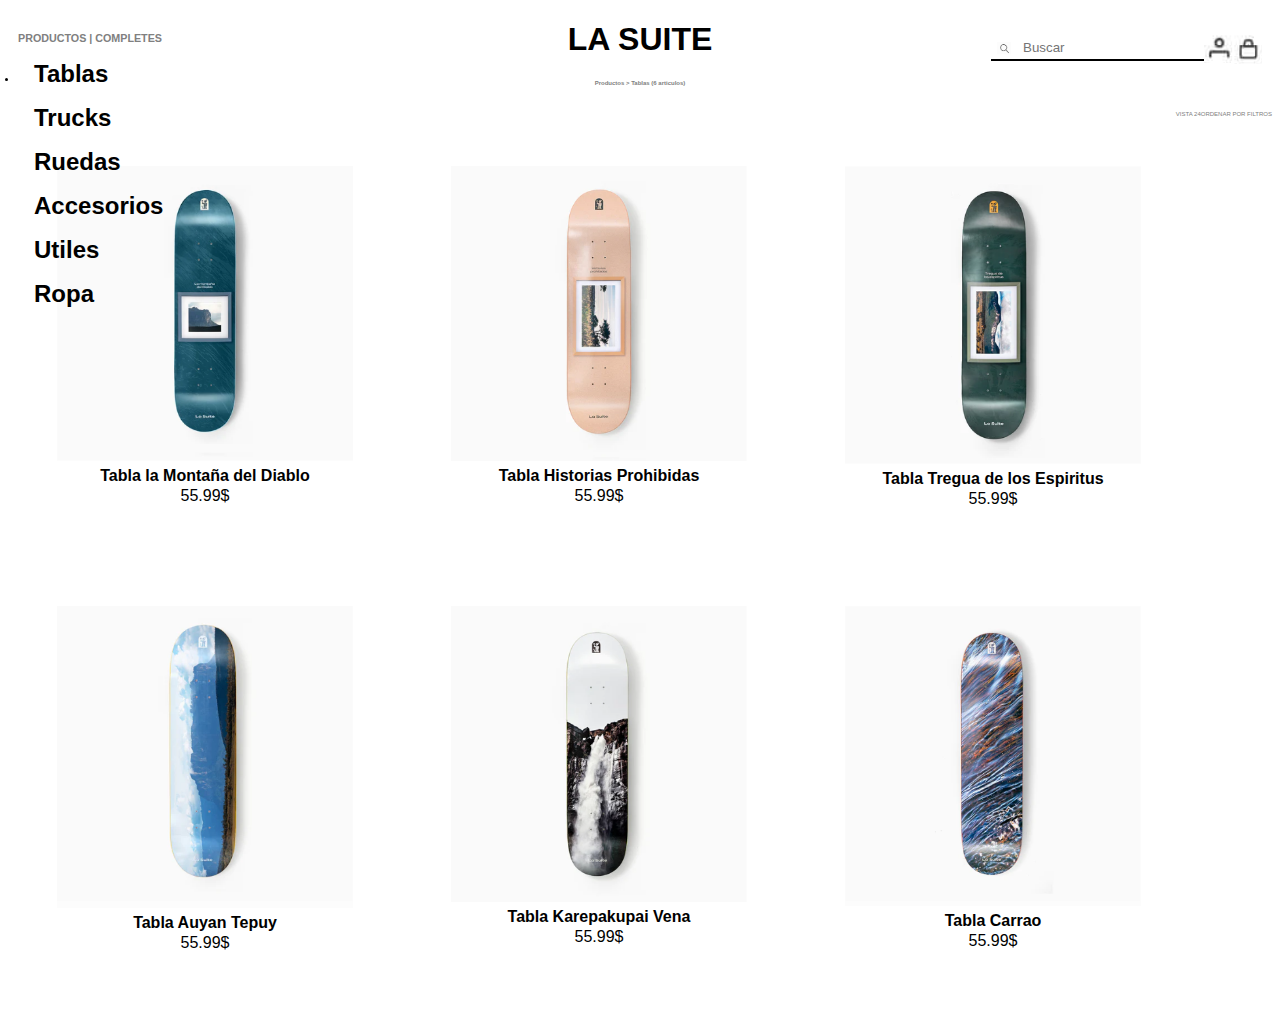
<file: Ejercicio 3 MI TIENDA/index.html>
<!DOCTYPE html>
<html lang="en">
<head>
    <meta charset="UTF-8">
    <meta name="viewport" content="width=device-width, initial-scale=1.0">
    <link rel="stylesheet" href="styles.css">
    <title>Document</title>
</head>
<body>
    <header class="t-header">
        <h1 class="t-header_Titutlo">LA SUITE</h1>
        <h6 class="t-header_titulo--flex">Productos > Tablas (6 articulos)<h6>


        <nav class="t-nav">
            <div class="t-nav_contenedor-genero">

                <a class="t-nav_genero t-nav_link-actvo" href="">PRODUCTOS</a> <span class="t-nav_genero">|</span>
                <a class="t-nav_genero" href="">COMPLETES</a>

            </div>
            
            <div class="t-nav_list">

            <a class="t-nav_link" href="">Tablas</a>
            <a class="t-nav_link t-nav_link-actvo" href="">Trucks</a>
            <a class="t-nav_link" href="">Ruedas</a>
            <a class="t-nav_link" href="">Accesorios</a>
            <a class="t-nav_link" href="">Utiles</a>
            <a class="t-nav_link" href="">Ropa</a>
            
            </div>
        </nav>

        <div class="t-header_derecha">
            <div class="t-buscador">

                <img class="t-buscador_icono" src="imagenes/lupa.png" alt="Buscar">
                <input class="t-buscador_input" type="text" placeholder="Buscar" >

            </div>

            <img class="t-incono t-icon-espacio" src="imagenes/icono contacto.png" alt="contacto">    
            <img class="t-incono" src="imagenes/carrito.png" alt="carrito">


        </div>
    </header>

    <div class="t-span"><span class="t-span">VISTA 2   <SPAN>4</span>    ORDENAR POR      FILTROS</span></div>

    <div class="t-galeria">

        <figure class="t-galeria_item">
            <img class="t-galeria_img" src="imagenes/tabla1.png" alt="primera imagen de la galeria">
            <figcaption class="t-galeria_text">
                <h3 class="t-galeria_titulo">Tabla la Montaña del Diablo</h3>
            </figcaption>
            <div class="t-galeria_text">
                <span class="t.galeria_precio">55.99$</span>
            </div>
        </figure>

        <figure class="t-galeria_item">
            <img class="t-galeria_img" src="imagenes/tabla2.png" alt="primera imagen de la galeria">
            <figcaption class="t-galeria_text">
                <h3 class="t-galeria_titulo">Tabla Historias Prohibidas</h3>
            </figcaption>
            <div class="t-galeria_text">
                <span class="t.galeria_precio">55.99$</span>
            </div>
        </figure>

        <figure class="t-galeria_item">
            <img class="t-galeria_img" src="imagenes/tabla3.png" alt="primera imagen de la galeria">
            <figcaption class="t-galeria_text">
                <h3 class="t-galeria_titulo">Tabla Tregua de los Espiritus</h3>
            </figcaption>
            <div class="t-galeria_text">
                <span class="t.galeria_precio">55.99$</span>
            </div>
        </figure>

        <figure class="t-galeria_item">
            <img class="t-galeria_img" src="imagenes/tabla4.png" alt="primera imagen de la galeria">
            <figcaption class="t-galeria_text">
                <h3 class="t-galeria_titulo">Tabla Auyan Tepuy</h3>
            </figcaption>
            <div class="t-galeria_text">
                <span class="t.galeria_precio">55.99$</span>
            </div>
        </figure>

        <figure class="t-galeria_item">
            <img class="t-galeria_img" src="imagenes/tabla5.png" alt="primera imagen de la galeria">
            <figcaption class="t-galeria_text">
                <h3 class="t-galeria_titulo">Tabla Karepakupai  Vena</h3>
            </figcaption>
            <div class="t-galeria_text">
                <span class="t.galeria_precio">55.99$</span>
            </div>
        </figure>

        <figure class="t-galeria_item">
            <img class="t-galeria_img" src="imagenes/tabla6.png" alt="primera imagen de la galeria">
            <figcaption class="t-galeria_text">
                <h3 class="t-galeria_titulo">Tabla Carrao</h3>
            </figcaption>
            <div class="t-galeria_text">
                <span class="t.galeria_precio">55.99$</span>
            </div>
        </figure>




    </div>
</body>
</html>
</file>
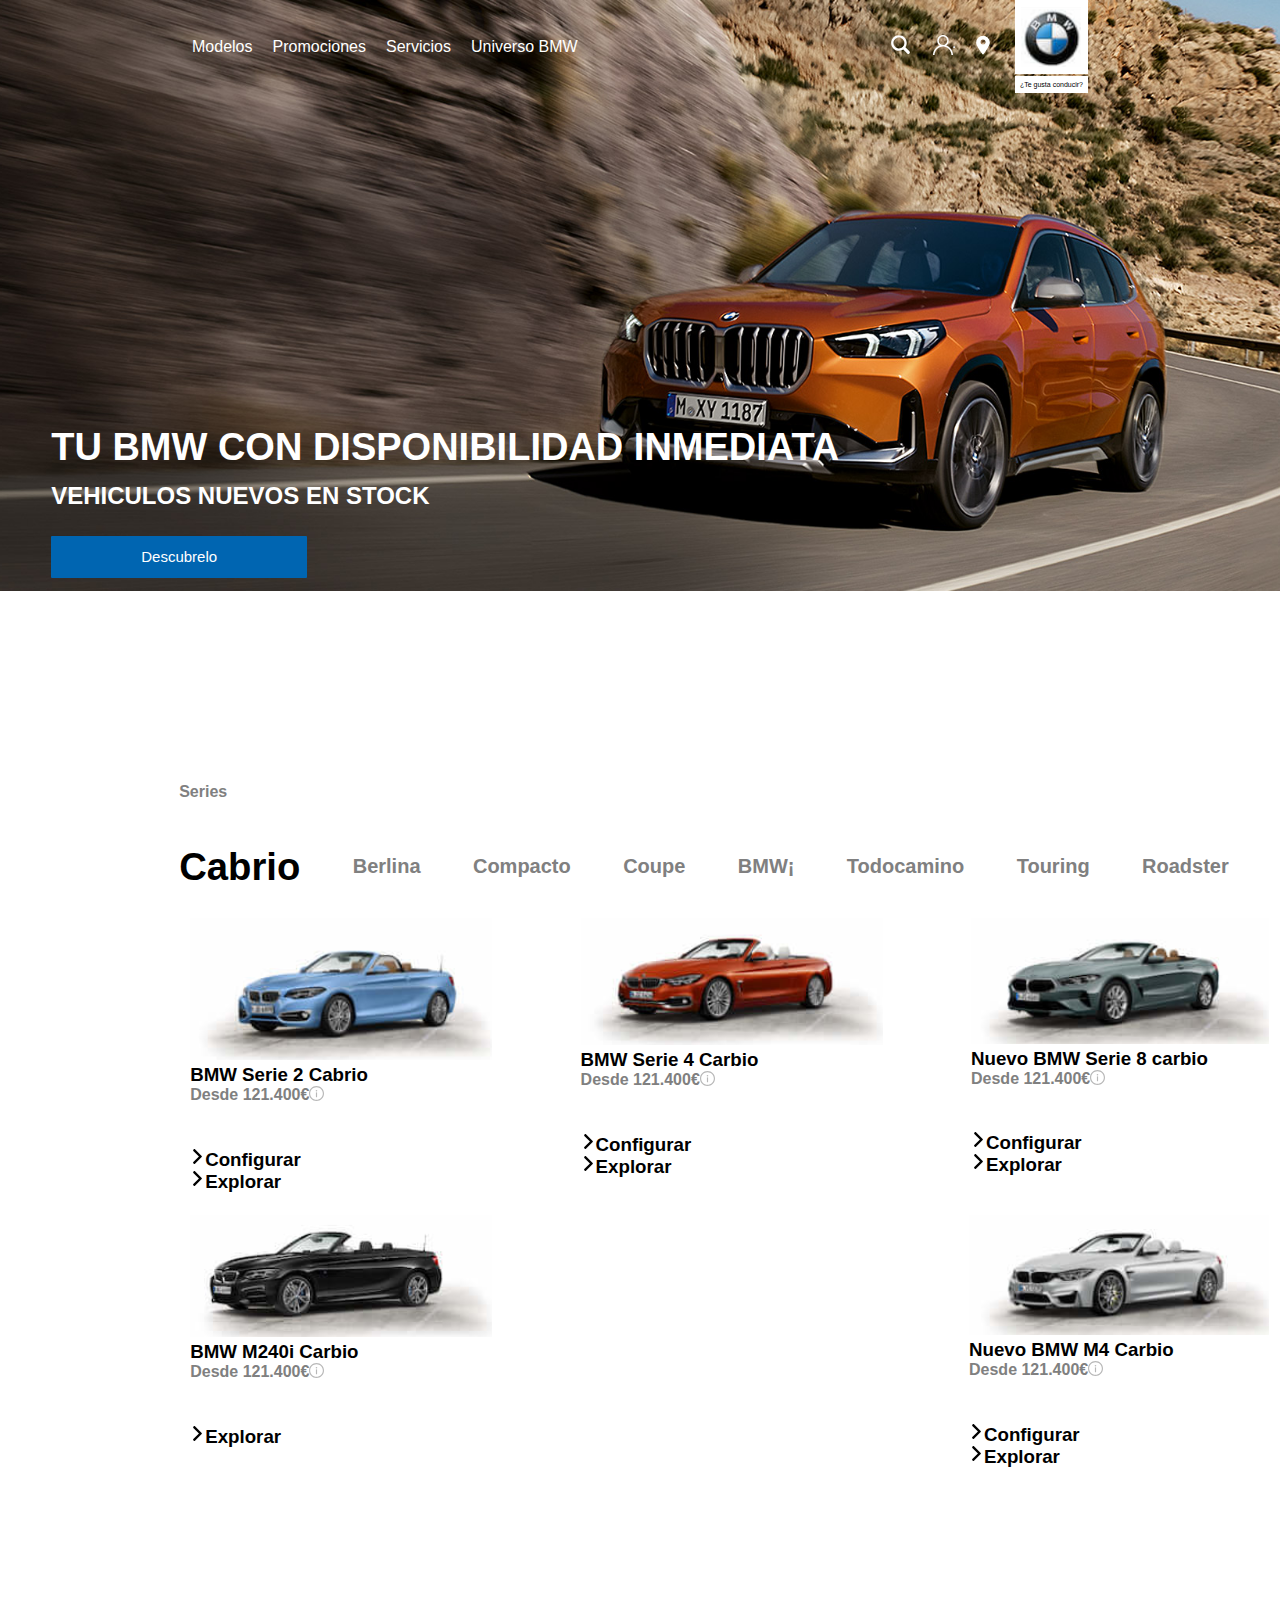
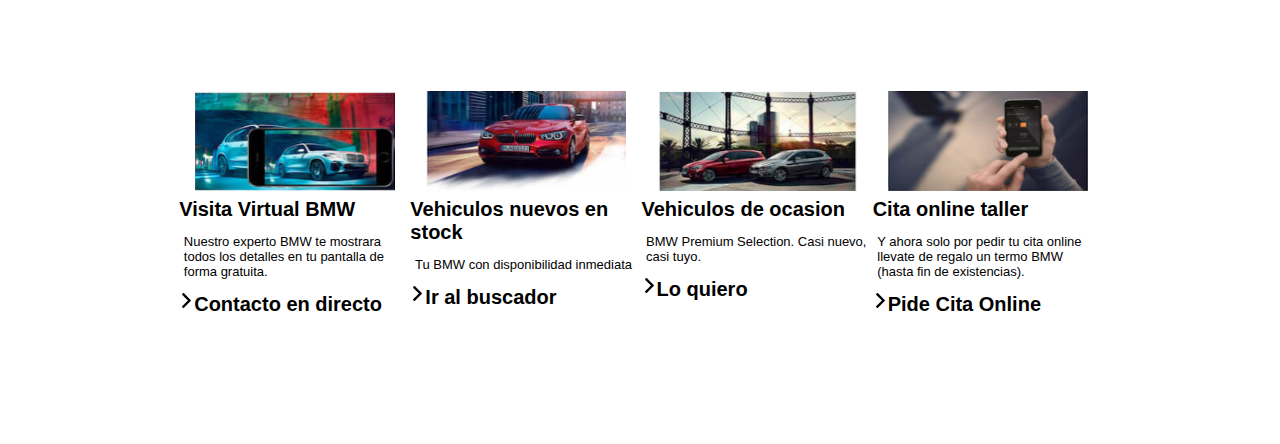
<file: Ejercicio 4 BMW/index.html>
<!DOCTYPE html>
<html lang="en">

<head>
    <meta charset="UTF-8">
    <meta name="viewport" content="width=device-width, initial-scale=1.0">
    <link rel="stylesheet" href="styles.css">
    <title>Document</title>
</head>

<body>

    <header>
        <nav class="b-nav">

            <div class="b-nav__e">
                <a href="">Modelos</a>
            </div>

            <div class="b-nav__e1">
                <a href="">Promociones</a>
            </div>

            <div class="b-nav__e2">
                <a href="">Servicios</a>
            </div>

            <div class="b-nav__e3">
                <a href="">Universo BMW</a>
            </div>

            <div class="b-nav_icon">
                <a href="">
                    <svg xmlns="http://www.w3.org/2000/svg" version="1.1" xmlns:xlink="http://www.w3.org/1999/xlink"
                        width="25" height="25" x="0" y="0" viewBox="0 0 32 32" style="enable-background:new 0 0 512 512"
                        xml:space="preserve" class="">
                        <g>
                            <path
                                d="m27.414 24.586-5.077-5.077A9.932 9.932 0 0 0 24 14c0-5.514-4.486-10-10-10S4 8.486 4 14s4.486 10 10 10a9.932 9.932 0 0 0 5.509-1.663l5.077 5.077a2 2 0 1 0 2.828-2.828zM7 14c0-3.86 3.14-7 7-7s7 3.14 7 7-3.14 7-7 7-7-3.14-7-7z"
                                fill="#ffffff" opacity="1" data-original="#000000" class=""></path>
                        </g>
                    </svg>
                </a>
            </div>

            <div class="b-nav_icon1">
                <a href="">
                    <svg xmlns="http://www.w3.org/2000/svg" version="1.1" xmlns:xlink="http://www.w3.org/1999/xlink"
                        width="20" height="20" x="0" y="0" viewBox="0 0 512 512"
                        style="enable-background:new 0 0 512 512" xml:space="preserve" class="">
                        <g>
                            <path
                                d="M437.02 330.98c-27.883-27.882-61.071-48.523-97.281-61.018C378.521 243.251 404 198.548 404 148 404 66.393 337.607 0 256 0S108 66.393 108 148c0 50.548 25.479 95.251 64.262 121.962-36.21 12.495-69.398 33.136-97.281 61.018C26.629 379.333 0 443.62 0 512h40c0-119.103 96.897-216 216-216s216 96.897 216 216h40c0-68.38-26.629-132.667-74.98-181.02zM256 256c-59.551 0-108-48.448-108-108S196.449 40 256 40s108 48.448 108 108-48.449 108-108 108z"
                                fill="#ffffff" opacity="1" data-original="#000000" class=""></path>
                        </g>
                    </svg>
                </a>
            </div>

            <div class="b-nav_icon2">
                <a href="">
                    <svg xmlns="http://www.w3.org/2000/svg" version="1.1" xmlns:xlink="http://www.w3.org/1999/xlink"
                        width="20" height="20" x="0" y="0" viewBox="0 0 32 32" style="enable-background:new 0 0 512 512"
                        xml:space="preserve" class="">
                        <g>
                            <path
                                d="M16 1A11 11 0 0 0 5 12c0 5.81 9.8 18.1 10.22 18.63a1 1 0 0 0 1.56 0C17.2 30.1 27 17.81 27 12A11 11 0 0 0 16 1zm0 14a4 4 0 1 1 4-4 4 4 0 0 1-4 4z"
                                fill="#ffffff" opacity="1" data-original="#000000" class=""></path>
                        </g>
                    </svg>
                </a>
            </div>
            <hr>
            <div class="b-nav_logob">
                <div class="b-nav_logo">
                    <img class="b-nav__logo" src="img/bmw logo.png" alt="BMW LOGO" width="60" height="60">
                </div>

                <div class="b-nav_span">
                    <span class="b-nav__span">¿Te gusta conducir?</span>
                </div>
            </div>
        </nav>

        <div class="b-nav__titulo">
            <h1>TU BMW CON DISPONIBILIDAD INMEDIATA</h1>
        </div>

        <div class="b-nav__subtitulo">
            <h2>VEHICULOS NUEVOS EN STOCK</h2>
        </div>

        <div>
            <button>Descubrelo</button>
        </div>



    </header>


    <main>

        <div>
            <h1 style="
                            margin-bottom: 2%;
                            margin-left: 14%;
                            margin-top: 15%;
                            color: grey;
                            font-size: 16px;
                        ">Series</h1>
        </div>

        <div class="b-menu">
            <ul class="b-menu_ul">
                <a href="">
                    <li" style="
                        color: black;
                        font-weight: 900;
                        font-size: 239%;
                    ">Cabrio
                    </li">
                </a>
                <a href="">
                    <li class="b-menu_li">Berlina</li>
                </a>
                <a href="">
                    <li class="b-menu_li">Compacto</li>
                </a>
                <a href="">
                    <li class="b-menu_li">Coupe</li>
                </a>
                <a href="">
                    <li class="b-menu_li">BMW¡</li>
                </a>

                <a href="">
                    <li class="b-menu_li">Todocamino</li>
                </a>
                <a href="">
                    <li class="b-menu_li">Touring</li>
                </a>
                <a href="">
                    <li class="b-menu_li">Roadster</li>
                </a>
            </ul>
        </div>

        <div class="b-galeria">
            <figure class="b-galeria_item">
                <img class="b-galeria_img" src="img/carro 1.png" alt="BMW  Serie 2">
                <figcaption class="t-galeria_text">
                    <h3 class="b-galeria_titulo">BMW Serie 2 Cabrio</h3>
                </figcaption>
                <div style="display: flex;">
                    <h4 style="color: grey;margin-bottom: 15%;">Desde 121.400€</h4>
                    <svg xmlns="http://www.w3.org/2000/svg" version="1.1" xmlns:xlink="http://www.w3.org/1999/xlink"
                        width="15" height="15" x="0" y="0" viewBox="0 0 512 512"
                        style="enable-background:new 0 0 512 512" xml:space="preserve" class="">
                        <g>
                            <path
                                d="M256 0C114.497 0 0 114.507 0 256c0 141.503 114.507 256 256 256 141.503 0 256-114.507 256-256C512 114.497 397.492 0 256 0zm0 472c-119.393 0-216-96.615-216-216 0-119.393 96.615-216 216-216 119.393 0 216 96.615 216 216 0 119.393-96.616 216-216 216z"
                                fill="#b8b8b8" opacity="1" data-original="#000000" class=""></path>
                            <path
                                d="M256 214.33c-11.046 0-20 8.954-20 20v128.793c0 11.046 8.954 20 20 20s20-8.955 20-20.001V234.33c0-11.046-8.954-20-20-20z"
                                fill="#b8b8b8" opacity="1" data-original="#000000" class=""></path>
                            <circle cx="256" cy="162.84" r="27" fill="#b8b8b8" opacity="1" data-original="#000000"
                                class=""></circle>
                        </g>
                    </svg>
                </div>
                <div style="display: flex;">
                    <svg xmlns="http://www.w3.org/2000/svg" version="1.1" xmlns:xlink="http://www.w3.org/1999/xlink"
                        width="15" height="15" x="0" y="0" viewBox="0 0 492.004 492.004"
                        style="enable-background:new 0 0 512 512" xml:space="preserve" class="">
                        <g>
                            <path
                                d="M382.678 226.804 163.73 7.86C158.666 2.792 151.906 0 144.698 0s-13.968 2.792-19.032 7.86l-16.124 16.12c-10.492 10.504-10.492 27.576 0 38.064L293.398 245.9l-184.06 184.06c-5.064 5.068-7.86 11.824-7.86 19.028 0 7.212 2.796 13.968 7.86 19.04l16.124 16.116c5.068 5.068 11.824 7.86 19.032 7.86s13.968-2.792 19.032-7.86L382.678 265c5.076-5.084 7.864-11.872 7.848-19.088.016-7.244-2.772-14.028-7.848-19.108z"
                                fill="#000000" opacity="1" data-original="#000000" class=""></path>
                        </g>
                    </svg>
                    <a href="">
                        <h3 style="color: black;">Configurar</h3>
                    </a>
                </div>
                <div style="display: flex;">
                    <svg xmlns="http://www.w3.org/2000/svg" version="1.1" xmlns:xlink="http://www.w3.org/1999/xlink"
                        width="15" height="15" x="0" y="0" viewBox="0 0 492.004 492.004"
                        style="enable-background:new 0 0 512 512" xml:space="preserve" class="">
                        <g>
                            <path
                                d="M382.678 226.804 163.73 7.86C158.666 2.792 151.906 0 144.698 0s-13.968 2.792-19.032 7.86l-16.124 16.12c-10.492 10.504-10.492 27.576 0 38.064L293.398 245.9l-184.06 184.06c-5.064 5.068-7.86 11.824-7.86 19.028 0 7.212 2.796 13.968 7.86 19.04l16.124 16.116c5.068 5.068 11.824 7.86 19.032 7.86s13.968-2.792 19.032-7.86L382.678 265c5.076-5.084 7.864-11.872 7.848-19.088.016-7.244-2.772-14.028-7.848-19.108z"
                                fill="#000000" opacity="1" data-original="#000000" class=""></path>
                        </g>
                    </svg>
                    <a href="">
                        <h3 style="color: black;">Explorar</h3>
                    </a>
                </div>
            </figure>

            <figure class="b-galeria_item">
                <img class="b-galeria_img" src="img/carro2.png" alt="BMW Serie 4">
                <figcaption class="t-galeria_text">
                    <h3 class="b-galeria_titulo">BMW Serie 4 Carbio</h3>
                </figcaption>
                <div style="display: flex;">
                    <h4 style="color: grey;margin-bottom: 15%;">Desde 121.400€</h4>
                    <svg xmlns="http://www.w3.org/2000/svg" version="1.1" xmlns:xlink="http://www.w3.org/1999/xlink"
                        width="15" height="15" x="0" y="0" viewBox="0 0 512 512"
                        style="enable-background:new 0 0 512 512" xml:space="preserve" class="">
                        <g>
                            <path
                                d="M256 0C114.497 0 0 114.507 0 256c0 141.503 114.507 256 256 256 141.503 0 256-114.507 256-256C512 114.497 397.492 0 256 0zm0 472c-119.393 0-216-96.615-216-216 0-119.393 96.615-216 216-216 119.393 0 216 96.615 216 216 0 119.393-96.616 216-216 216z"
                                fill="#b8b8b8" opacity="1" data-original="#000000" class=""></path>
                            <path
                                d="M256 214.33c-11.046 0-20 8.954-20 20v128.793c0 11.046 8.954 20 20 20s20-8.955 20-20.001V234.33c0-11.046-8.954-20-20-20z"
                                fill="#b8b8b8" opacity="1" data-original="#000000" class=""></path>
                            <circle cx="256" cy="162.84" r="27" fill="#b8b8b8" opacity="1" data-original="#000000"
                                class=""></circle>
                        </g>
                    </svg>
                </div>
                <div style="display: flex;">
                    <svg xmlns="http://www.w3.org/2000/svg" version="1.1" xmlns:xlink="http://www.w3.org/1999/xlink"
                        width="15" height="15" x="0" y="0" viewBox="0 0 492.004 492.004"
                        style="enable-background:new 0 0 512 512" xml:space="preserve" class="">
                        <g>
                            <path
                                d="M382.678 226.804 163.73 7.86C158.666 2.792 151.906 0 144.698 0s-13.968 2.792-19.032 7.86l-16.124 16.12c-10.492 10.504-10.492 27.576 0 38.064L293.398 245.9l-184.06 184.06c-5.064 5.068-7.86 11.824-7.86 19.028 0 7.212 2.796 13.968 7.86 19.04l16.124 16.116c5.068 5.068 11.824 7.86 19.032 7.86s13.968-2.792 19.032-7.86L382.678 265c5.076-5.084 7.864-11.872 7.848-19.088.016-7.244-2.772-14.028-7.848-19.108z"
                                fill="#000000" opacity="1" data-original="#000000" class=""></path>
                        </g>
                    </svg>
                    <a href="">
                        <h3 style="color: black;">Configurar</h3>
                    </a>
                </div>
                <div style="display: flex;">
                    <svg xmlns="http://www.w3.org/2000/svg" version="1.1" xmlns:xlink="http://www.w3.org/1999/xlink"
                        width="15" height="15" x="0" y="0" viewBox="0 0 492.004 492.004"
                        style="enable-background:new 0 0 512 512" xml:space="preserve" class="">
                        <g>
                            <path
                                d="M382.678 226.804 163.73 7.86C158.666 2.792 151.906 0 144.698 0s-13.968 2.792-19.032 7.86l-16.124 16.12c-10.492 10.504-10.492 27.576 0 38.064L293.398 245.9l-184.06 184.06c-5.064 5.068-7.86 11.824-7.86 19.028 0 7.212 2.796 13.968 7.86 19.04l16.124 16.116c5.068 5.068 11.824 7.86 19.032 7.86s13.968-2.792 19.032-7.86L382.678 265c5.076-5.084 7.864-11.872 7.848-19.088.016-7.244-2.772-14.028-7.848-19.108z"
                                fill="#000000" opacity="1" data-original="#000000" class=""></path>
                        </g>
                    </svg>
                    <a href="">
                        <h3 style="color: black;">Explorar</h3>
                    </a>
                </div>
            </figure>

            <figure class="b-galeria_item">
                <img class="b-galeria_img" src="img/carro3.png" alt="BMW Serie 8">
                <figcaption class="t-galeria_text">
                    <h3 class="b-galeria_titulo">Nuevo BMW Serie 8 carbio</h3>
                </figcaption>
                <div style="display: flex;">
                    <h4 style="color: grey;margin-bottom: 15%;">Desde 121.400€</h4>
                    <svg xmlns="http://www.w3.org/2000/svg" version="1.1" xmlns:xlink="http://www.w3.org/1999/xlink"
                        width="15" height="15" x="0" y="0" viewBox="0 0 512 512"
                        style="enable-background:new 0 0 512 512" xml:space="preserve" class="">
                        <g>
                            <path
                                d="M256 0C114.497 0 0 114.507 0 256c0 141.503 114.507 256 256 256 141.503 0 256-114.507 256-256C512 114.497 397.492 0 256 0zm0 472c-119.393 0-216-96.615-216-216 0-119.393 96.615-216 216-216 119.393 0 216 96.615 216 216 0 119.393-96.616 216-216 216z"
                                fill="#b8b8b8" opacity="1" data-original="#000000" class=""></path>
                            <path
                                d="M256 214.33c-11.046 0-20 8.954-20 20v128.793c0 11.046 8.954 20 20 20s20-8.955 20-20.001V234.33c0-11.046-8.954-20-20-20z"
                                fill="#b8b8b8" opacity="1" data-original="#000000" class=""></path>
                            <circle cx="256" cy="162.84" r="27" fill="#b8b8b8" opacity="1" data-original="#000000"
                                class=""></circle>
                        </g>
                    </svg>
                </div>
                <div style="display: flex;">
                    <svg xmlns="http://www.w3.org/2000/svg" version="1.1" xmlns:xlink="http://www.w3.org/1999/xlink"
                        width="15" height="15" x="0" y="0" viewBox="0 0 492.004 492.004"
                        style="enable-background:new 0 0 512 512" xml:space="preserve" class="">
                        <g>
                            <path
                                d="M382.678 226.804 163.73 7.86C158.666 2.792 151.906 0 144.698 0s-13.968 2.792-19.032 7.86l-16.124 16.12c-10.492 10.504-10.492 27.576 0 38.064L293.398 245.9l-184.06 184.06c-5.064 5.068-7.86 11.824-7.86 19.028 0 7.212 2.796 13.968 7.86 19.04l16.124 16.116c5.068 5.068 11.824 7.86 19.032 7.86s13.968-2.792 19.032-7.86L382.678 265c5.076-5.084 7.864-11.872 7.848-19.088.016-7.244-2.772-14.028-7.848-19.108z"
                                fill="#000000" opacity="1" data-original="#000000" class=""></path>
                        </g>
                    </svg>
                    <a href="">
                        <h3 style="color: black;">Configurar</h3>
                    </a>
                </div>
                <div style="display: flex;">
                    <svg xmlns="http://www.w3.org/2000/svg" version="1.1" xmlns:xlink="http://www.w3.org/1999/xlink"
                        width="15" height="15" x="0" y="0" viewBox="0 0 492.004 492.004"
                        style="enable-background:new 0 0 512 512" xml:space="preserve" class="">
                        <g>
                            <path
                                d="M382.678 226.804 163.73 7.86C158.666 2.792 151.906 0 144.698 0s-13.968 2.792-19.032 7.86l-16.124 16.12c-10.492 10.504-10.492 27.576 0 38.064L293.398 245.9l-184.06 184.06c-5.064 5.068-7.86 11.824-7.86 19.028 0 7.212 2.796 13.968 7.86 19.04l16.124 16.116c5.068 5.068 11.824 7.86 19.032 7.86s13.968-2.792 19.032-7.86L382.678 265c5.076-5.084 7.864-11.872 7.848-19.088.016-7.244-2.772-14.028-7.848-19.108z"
                                fill="#000000" opacity="1" data-original="#000000" class=""></path>
                        </g>
                    </svg>
                    <a href="">
                        <h3 style="color: black;">Explorar</h3>
                    </a>
                </div>
            </figure>

            <figure class="b-galeria_item">
                <img class="b-galeria_img" src="img/carro4.png" alt="BMW M240i">
                <figcaption class="t-galeria_text">
                    <h3 class="b-galeria_titulo">BMW M240i Carbio</h3>
                </figcaption>
                <div style="display: flex;">
                    <h4 style="color: grey;margin-bottom: 15%;">Desde 121.400€</h4>
                    <svg xmlns="http://www.w3.org/2000/svg" version="1.1" xmlns:xlink="http://www.w3.org/1999/xlink"
                        width="15" height="15" x="0" y="0" viewBox="0 0 512 512"
                        style="enable-background:new 0 0 512 512" xml:space="preserve" class="">
                        <g>
                            <path
                                d="M256 0C114.497 0 0 114.507 0 256c0 141.503 114.507 256 256 256 141.503 0 256-114.507 256-256C512 114.497 397.492 0 256 0zm0 472c-119.393 0-216-96.615-216-216 0-119.393 96.615-216 216-216 119.393 0 216 96.615 216 216 0 119.393-96.616 216-216 216z"
                                fill="#b8b8b8" opacity="1" data-original="#000000" class=""></path>
                            <path
                                d="M256 214.33c-11.046 0-20 8.954-20 20v128.793c0 11.046 8.954 20 20 20s20-8.955 20-20.001V234.33c0-11.046-8.954-20-20-20z"
                                fill="#b8b8b8" opacity="1" data-original="#000000" class=""></path>
                            <circle cx="256" cy="162.84" r="27" fill="#b8b8b8" opacity="1" data-original="#000000"
                                class=""></circle>
                        </g>
                    </svg>
                </div>
                <div style="display: flex;">
                    <svg xmlns="http://www.w3.org/2000/svg" version="1.1" xmlns:xlink="http://www.w3.org/1999/xlink"
                        width="15" height="15" x="0" y="0" viewBox="0 0 492.004 492.004"
                        style="enable-background:new 0 0 512 512" xml:space="preserve" class="">
                        <g>
                            <path
                                d="M382.678 226.804 163.73 7.86C158.666 2.792 151.906 0 144.698 0s-13.968 2.792-19.032 7.86l-16.124 16.12c-10.492 10.504-10.492 27.576 0 38.064L293.398 245.9l-184.06 184.06c-5.064 5.068-7.86 11.824-7.86 19.028 0 7.212 2.796 13.968 7.86 19.04l16.124 16.116c5.068 5.068 11.824 7.86 19.032 7.86s13.968-2.792 19.032-7.86L382.678 265c5.076-5.084 7.864-11.872 7.848-19.088.016-7.244-2.772-14.028-7.848-19.108z"
                                fill="#000000" opacity="1" data-original="#000000" class=""></path>
                        </g>
                    </svg>
                    <a href="">
                        <h3 style="color: black;">Explorar</h3>
                    </a>
                </div>
            </figure>

            <figure class="b-galeria_item">
                <img class="b-galeria_img" src="img/carro5.png" alt="BMW BMW M4">
                <figcaption class="t-galeria_text">
                    <h3 class="b-galeria_titulo">Nuevo BMW M4 Carbio</h3>
                </figcaption>
                <div style="display: flex;">
                    <h4 style="color: grey;margin-bottom: 15%;">Desde 121.400€</h4>
                    <svg xmlns="http://www.w3.org/2000/svg" version="1.1" xmlns:xlink="http://www.w3.org/1999/xlink"
                        width="15" height="15" x="0" y="0" viewBox="0 0 512 512"
                        style="enable-background:new 0 0 512 512" xml:space="preserve" class="">
                        <g>
                            <path
                                d="M256 0C114.497 0 0 114.507 0 256c0 141.503 114.507 256 256 256 141.503 0 256-114.507 256-256C512 114.497 397.492 0 256 0zm0 472c-119.393 0-216-96.615-216-216 0-119.393 96.615-216 216-216 119.393 0 216 96.615 216 216 0 119.393-96.616 216-216 216z"
                                fill="#b8b8b8" opacity="1" data-original="#000000" class=""></path>
                            <path
                                d="M256 214.33c-11.046 0-20 8.954-20 20v128.793c0 11.046 8.954 20 20 20s20-8.955 20-20.001V234.33c0-11.046-8.954-20-20-20z"
                                fill="#b8b8b8" opacity="1" data-original="#000000" class=""></path>
                            <circle cx="256" cy="162.84" r="27" fill="#b8b8b8" opacity="1" data-original="#000000"
                                class=""></circle>
                        </g>
                    </svg>
                </div>
                <div style="display: flex;">
                    <svg xmlns="http://www.w3.org/2000/svg" version="1.1" xmlns:xlink="http://www.w3.org/1999/xlink"
                        width="15" height="15" x="0" y="0" viewBox="0 0 492.004 492.004"
                        style="enable-background:new 0 0 512 512" xml:space="preserve" class="">
                        <g>
                            <path
                                d="M382.678 226.804 163.73 7.86C158.666 2.792 151.906 0 144.698 0s-13.968 2.792-19.032 7.86l-16.124 16.12c-10.492 10.504-10.492 27.576 0 38.064L293.398 245.9l-184.06 184.06c-5.064 5.068-7.86 11.824-7.86 19.028 0 7.212 2.796 13.968 7.86 19.04l16.124 16.116c5.068 5.068 11.824 7.86 19.032 7.86s13.968-2.792 19.032-7.86L382.678 265c5.076-5.084 7.864-11.872 7.848-19.088.016-7.244-2.772-14.028-7.848-19.108z"
                                fill="#000000" opacity="1" data-original="#000000" class=""></path>
                        </g>
                    </svg>
                    <a href="">
                        <h3 style="color: black;">Configurar</h3>
                    </a>
                </div>
                <div style="display: flex;">
                    <svg xmlns="http://www.w3.org/2000/svg" version="1.1" xmlns:xlink="http://www.w3.org/1999/xlink"
                        width="15" height="15" x="0" y="0" viewBox="0 0 492.004 492.004"
                        style="enable-background:new 0 0 512 512" xml:space="preserve" class="">
                        <g>
                            <path
                                d="M382.678 226.804 163.73 7.86C158.666 2.792 151.906 0 144.698 0s-13.968 2.792-19.032 7.86l-16.124 16.12c-10.492 10.504-10.492 27.576 0 38.064L293.398 245.9l-184.06 184.06c-5.064 5.068-7.86 11.824-7.86 19.028 0 7.212 2.796 13.968 7.86 19.04l16.124 16.116c5.068 5.068 11.824 7.86 19.032 7.86s13.968-2.792 19.032-7.86L382.678 265c5.076-5.084 7.864-11.872 7.848-19.088.016-7.244-2.772-14.028-7.848-19.108z"
                                fill="#000000" opacity="1" data-original="#000000" class=""></path>
                        </g>
                    </svg>
                    <a href="">
                        <h3 style="color: black;">Explorar</h3>
                    </a>
                </div>
            </figure>
        </div>

        <div class="b-articulos">
            <div class="b-articulos_item">
                <div style="display: flex; justify-content: center;align-items: center;">
                    <img class="b-articulos_img" src="img/articulo1.png" alt="Articulo1">
                </div>
                <h1 style="font-size: 20px;">Visita Virtual BMW</h1>
                <P style="font-size: 13px; margin: 6% 2%;">Nuestro experto BMW te mostrara todos los detalles en tu
                    pantalla de forma gratuita.</P>
                <div style="display: flex;">
                    <svg xmlns="http://www.w3.org/2000/svg" version="1.1" xmlns:xlink="http://www.w3.org/1999/xlink"
                        width="15" height="15" x="0" y="0" viewBox="0 0 492.004 492.004"
                        style="enable-background:new 0 0 512 512" xml:space="preserve" class="">
                        <g>
                            <path
                                d="M382.678 226.804 163.73 7.86C158.666 2.792 151.906 0 144.698 0s-13.968 2.792-19.032 7.86l-16.124 16.12c-10.492 10.504-10.492 27.576 0 38.064L293.398 245.9l-184.06 184.06c-5.064 5.068-7.86 11.824-7.86 19.028 0 7.212 2.796 13.968 7.86 19.04l16.124 16.116c5.068 5.068 11.824 7.86 19.032 7.86s13.968-2.792 19.032-7.86L382.678 265c5.076-5.084 7.864-11.872 7.848-19.088.016-7.244-2.772-14.028-7.848-19.108z"
                                fill="#000000" opacity="1" data-original="#000000" class=""></path>
                        </g>
                    </svg>
                    <h2 style="font-size: 20px;">Contacto en directo</h2>
                </div>
            </div>

            <div class="b-articulos_item">
                <div style="display: flex; justify-content: center;align-items: center;">
                    <img class="b-articulos_img" src="img/articulo2.png" alt="Articulo2">
                </div>
                <h1 style="font-size: 20px;">Vehiculos nuevos en stock</h1>
                <p style="font-size: 13px; margin: 6% 2%;">Tu BMW con disponibilidad inmediata</p>
                <div style="display: flex;">
                    <svg xmlns="http://www.w3.org/2000/svg" version="1.1" xmlns:xlink="http://www.w3.org/1999/xlink"
                        width="15" height="15" x="0" y="0" viewBox="0 0 492.004 492.004"
                        style="enable-background:new 0 0 512 512" xml:space="preserve" class="">
                        <g>
                            <path
                                d="M382.678 226.804 163.73 7.86C158.666 2.792 151.906 0 144.698 0s-13.968 2.792-19.032 7.86l-16.124 16.12c-10.492 10.504-10.492 27.576 0 38.064L293.398 245.9l-184.06 184.06c-5.064 5.068-7.86 11.824-7.86 19.028 0 7.212 2.796 13.968 7.86 19.04l16.124 16.116c5.068 5.068 11.824 7.86 19.032 7.86s13.968-2.792 19.032-7.86L382.678 265c5.076-5.084 7.864-11.872 7.848-19.088.016-7.244-2.772-14.028-7.848-19.108z"
                                fill="#000000" opacity="1" data-original="#000000" class=""></path>
                        </g>
                    </svg>
                    <h2 style="font-size: 20px;">Ir al buscador</h2>
                </div>
            </div>
            <div class="b-articulos_item">
                <div style="display: flex; justify-content: center;align-items: center;">
                    <img class="b-articulos_img" src="img/articulo3.png" alt="Articulo3">
                </div>
                <h1 style="font-size: 20px;">Vehiculos de ocasion</h1>
                <p style="font-size: 13px; margin: 6% 2%;">BMW Premium Selection. Casi nuevo, casi tuyo.</p>
                <div style="display: flex;">
                    <svg xmlns="http://www.w3.org/2000/svg" version="1.1" xmlns:xlink="http://www.w3.org/1999/xlink"
                        width="15" height="15" x="0" y="0" viewBox="0 0 492.004 492.004"
                        style="enable-background:new 0 0 512 512" xml:space="preserve" class="">
                        <g>
                            <path
                                d="M382.678 226.804 163.73 7.86C158.666 2.792 151.906 0 144.698 0s-13.968 2.792-19.032 7.86l-16.124 16.12c-10.492 10.504-10.492 27.576 0 38.064L293.398 245.9l-184.06 184.06c-5.064 5.068-7.86 11.824-7.86 19.028 0 7.212 2.796 13.968 7.86 19.04l16.124 16.116c5.068 5.068 11.824 7.86 19.032 7.86s13.968-2.792 19.032-7.86L382.678 265c5.076-5.084 7.864-11.872 7.848-19.088.016-7.244-2.772-14.028-7.848-19.108z"
                                fill="#000000" opacity="1" data-original="#000000" class=""></path>
                        </g>
                    </svg>
                    <h2 style="font-size: 20px;">Lo quiero</h2>
                </div>
            </div>
            <div class="b-articulos_item">
                <div style="display: flex; justify-content: center;align-items: center;">
                    <img class="b-articulos_img" src="img/articulo4.png" alt="Articulo4">
                </div>
                <h1 style="font-size: 20px;">Cita online taller</h1>
                <p style="font-size: 13px; margin: 6% 2%;">Y ahora solo por pedir tu cita online llevate de regalo un
                    termo BMW (hasta fin de existencias).
                </p>
                <div style="display: flex;">
                    <svg xmlns="http://www.w3.org/2000/svg" version="1.1" xmlns:xlink="http://www.w3.org/1999/xlink"
                        width="15" height="15" x="0" y="0" viewBox="0 0 492.004 492.004"
                        style="enable-background:new 0 0 512 512" xml:space="preserve" class="">
                        <g>
                            <path
                                d="M382.678 226.804 163.73 7.86C158.666 2.792 151.906 0 144.698 0s-13.968 2.792-19.032 7.86l-16.124 16.12c-10.492 10.504-10.492 27.576 0 38.064L293.398 245.9l-184.06 184.06c-5.064 5.068-7.86 11.824-7.86 19.028 0 7.212 2.796 13.968 7.86 19.04l16.124 16.116c5.068 5.068 11.824 7.86 19.032 7.86s13.968-2.792 19.032-7.86L382.678 265c5.076-5.084 7.864-11.872 7.848-19.088.016-7.244-2.772-14.028-7.848-19.108z"
                                fill="#000000" opacity="1" data-original="#000000" class=""></path>
                        </g>
                    </svg>
                    <h2 style="font-size: 20px;">Pide Cita Online</h2>
                </div>
            </div>


        </div>
    </main>


    <footer>

    </footer>

</body>

</html>
</file>
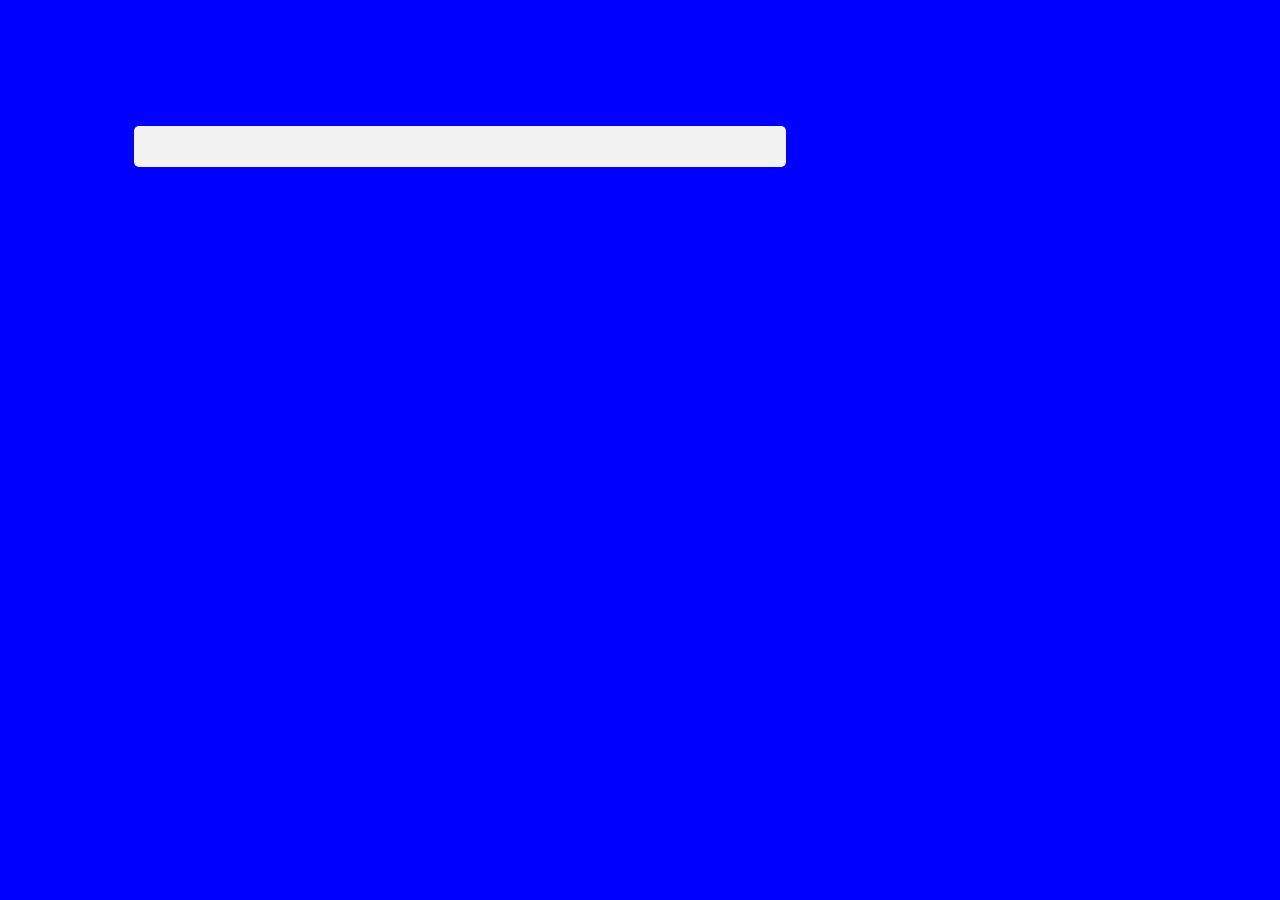
<file: Ejercicio 6 Barra de carga (opcional)/index.html>
<!DOCTYPE html>
<html lang="es">
<head>
    <meta charset="UTF-8">
    <meta name="viewport" content="width=device-width, initial-scale=1.0">
    <title>Barra de carga con animación en HTML y CSS</title>
    <link rel="stylesheet" href="styles.css">
</head>
<body>
    <div class="barra-carga">
        <div class="progreso"></div>
    </div>
</body>
</html>
</file>
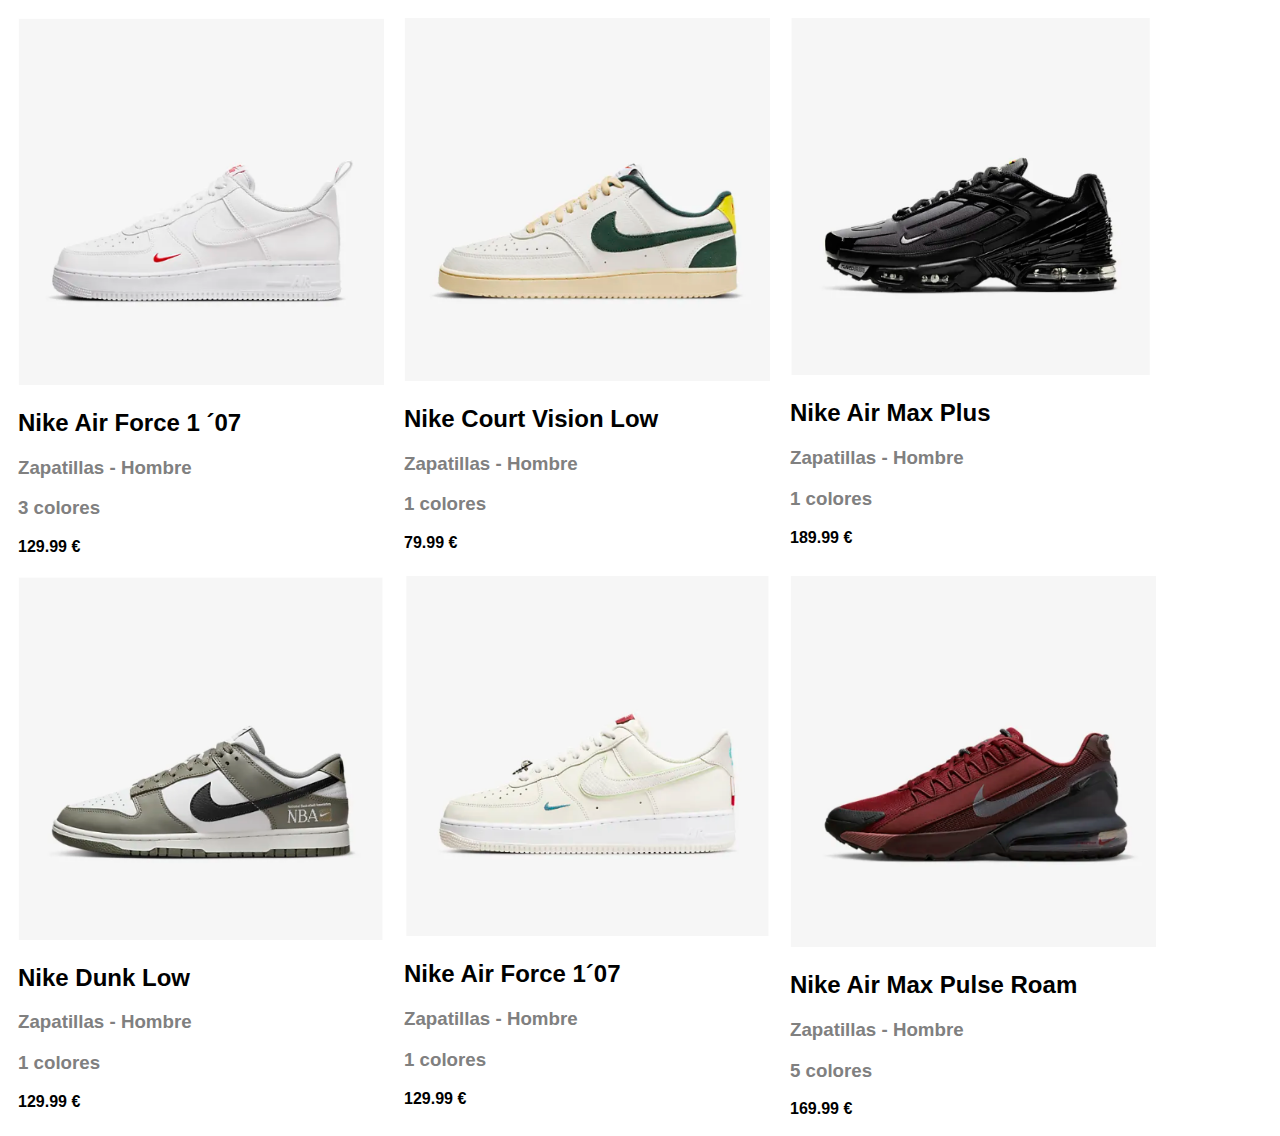
<file: Ejercicio Nike/index.html>
<!DOCTYPE html>
<html lang="en">
<head>
    <meta charset="UTF-8">
    <meta name="viewport" content="width=device-width, initial-scale=1.0">
    <link rel="stylesheet" href="styles.css">
    <title>Ejercicio Nike</title>
</head>

<body>

    <div class="b-galeria">

        <figure class="b-galeria__item">
            <img class="b-galeria__img" src="img/1.png" alt="Air Force 1">
            <figcaption class="b-galeria__text">
                <h2 class="b-galeria_titulo">Nike Air Force 1 ´07</h2>
                <h3>Zapatillas - Hombre</h3>
                <h3>3 colores</h3>
            </figcaption>
            <div class="b-galeria__text">
                <span class="b-galeria__precio">129.99 €</span>
            </div>
        </figure>

        <figure class="b-galeria__item">
            <img class="b-galeria__img" src="img/2.png" alt="Nike Court Vision Low">
            <figcaption class="b-galeria__text">
                <h2 class="b-galeria_titulo">Nike Court Vision Low</h2>
                <h3>Zapatillas - Hombre</h3>
                <h3>1 colores</h3>
            </figcaption>
            <div class="b-galeria__text">
                <span class="b-galeria__precio">79.99 €</span>
            </div>
        </figure>

        <figure class="b-galeria__item">
            <img class="b-galeria__img" src="img/3.png" alt="Nike Air Max Plus">
            <figcaption class="b-galeria__text">
                <h2 class="b-galeria_titulo">Nike Air Max Plus</h2>
                <h3>Zapatillas - Hombre</h3>
                <h3>1 colores</h3>
            </figcaption>
            <div class="b-galeria__text">
                <span class="b-galeria__precio">189.99 €</span>
            </div>
        </figure>

        <figure class="b-galeria__item">
            <img class="b-galeria__img" src="img/4.png" alt="Nike Dunk Low">
            <figcaption class="b-galeria__text">
                <h2 class="b-galeria_titulo">Nike Dunk Low</h2>
                <h3>Zapatillas - Hombre</h3>
                <h3>1 colores</h3>
            </figcaption>
            <div class="b-galeria__text">
                <span class="b-galeria__precio">129.99 €</span>
            </div>
        </figure>

        <figure class="b-galeria__item">
            <img class="b-galeria__img" src="img/5.png" alt="Nike Air Force 1 ´07">
            <figcaption class="b-galeria__text">
                <h2 class="b-galeria_titulo">Nike Air Force 1´07</h2>
                <h3>Zapatillas - Hombre</h3>
                <h3>1 colores</h3>
            </figcaption>
            <div class="b-galeria__text">
                <span class="b-galeria__precio">129.99 €</span>
            </div>
        </figure>

        <figure class="b-galeria__item">
            <img class="b-galeria__img" src="img/6.png" alt="Nike Air Max Pulse Roam">
            <figcaption class="b-galeria__text">
                <h2 class="b-galeria_titulo">Nike Air Max Pulse Roam</h2>
                <h3>Zapatillas - Hombre</h3>
                <h3>5 colores</h3>
            </figcaption>
            <div class="b-galeria__text">
                <span class="b-galeria__precio">169.99 €</span>
            </div>
        </figure>



    </div>

</body>
</html>
</file>
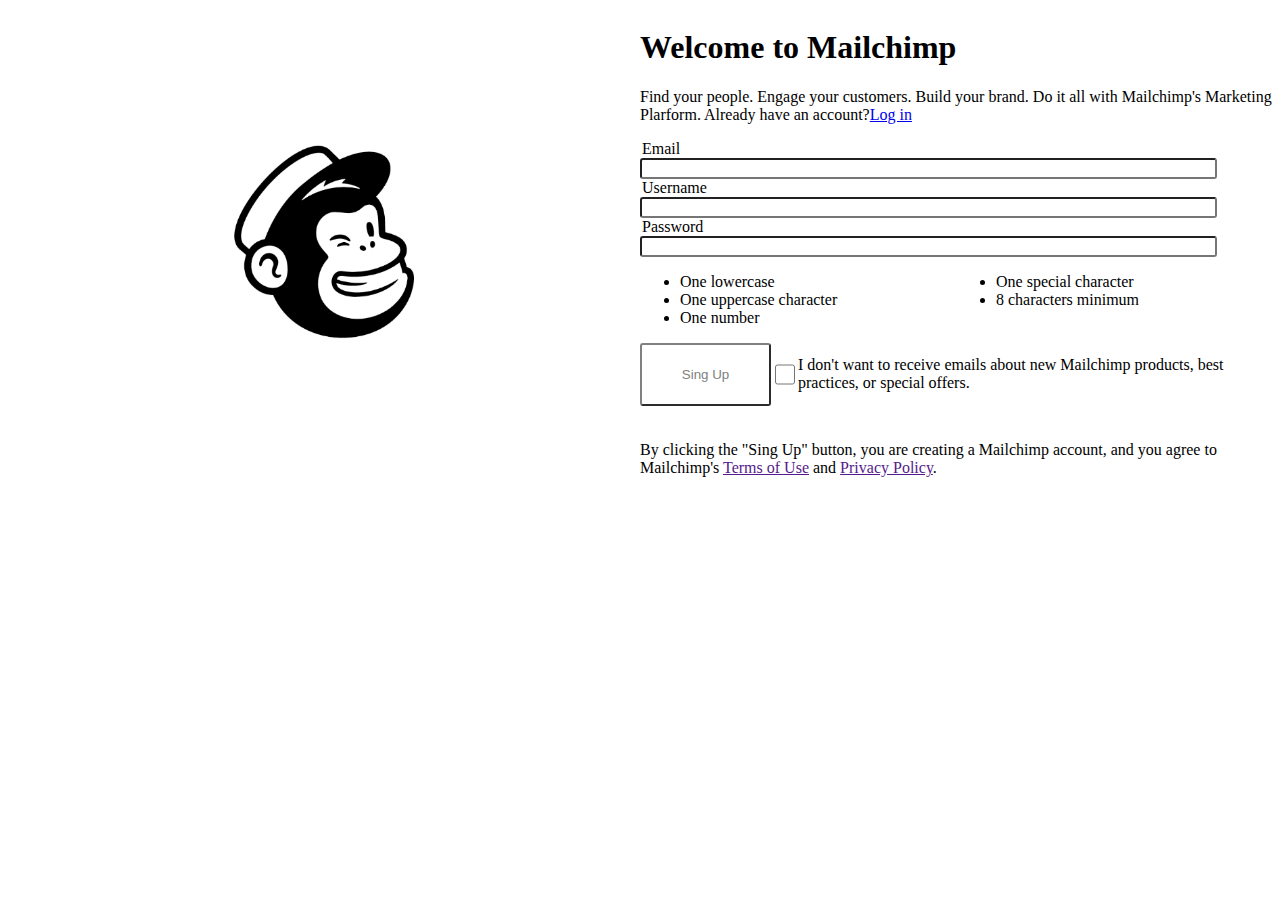
<file: Ejerciocio 2 p2/index.html>
<!DOCTYPE html>
<html lang="en">
<head>
    <meta charset="UTF-8">
    <meta name="viewport" content="width=device-width, initial-scale=1.0">
    <link rel="stylesheet" href="styles.css">
    <title>mailChimp</title>
</head>
<body>
    
        <div class="logo">
            <img src="imagenes/mailchimp.png">
        </div>
    
    <div class="formulario">
        <h1>Welcome to Mailchimp</h1>
        <p>Find your people. Engage your customers. Build your brand. Do it all with Mailchimp's Marketing Plarform. Already have an account?<a href="https://login.mailchimp.com/?locale=es">Log in</a></p>
        
        <form>

            <label for="email">
                <legend>Email</legend>
                <input class="--label" name="email" type="email">
            </label>
            
            <label for="Username">
                <legend>Username</legend>
                <input class="--label" name="Username"type="text">
            </label>

            <label for="Password">
                <legend>Password</legend>
                <input class="--label" name="Password" type="password" minlength="8" maxlength="16" pattern="(?=.*[A-Z])(?=.*[a-z])(?=.*\d)(?=.*[!@#$%^&*()_+])[A-Za-z\d!@#$%^&*()_+]{8,}" required>
            </label>

        </form>
        
        <div class="--flex">
            <div class="lista1">
                <ul>
                    <li>One lowercase</li>
                    <li>One uppercase character</li>
                    <li>One number</li>
                </ul>
            </div>

            <div class="lista2">
                <ul>
                    <li>One special character</li>
                    <li>8 characters minimum</li>
                </ul>
            </div>
        </div>        

        <div class="--flex">
            <div>
                <button>Sing Up</button>
            </div>

            <div class="--flex">
                <input class="check" name="check" type="checkbox">
            </div>

            <div class="checkText --flex">
                <span>I don't want to receive emails about new Mailchimp products, best practices, or special offers.</span>
            </div>
        </div>        

        <div class="finalText">
        <SPan>By clicking the "Sing Up" button, you are creating a Mailchimp account, and you agree to Mailchimp's <a href="">Terms of Use</a> and <a href="">Privacy Policy</a>.</SPan>
        </div>

    </div>
   
</body>
</html>
</file>
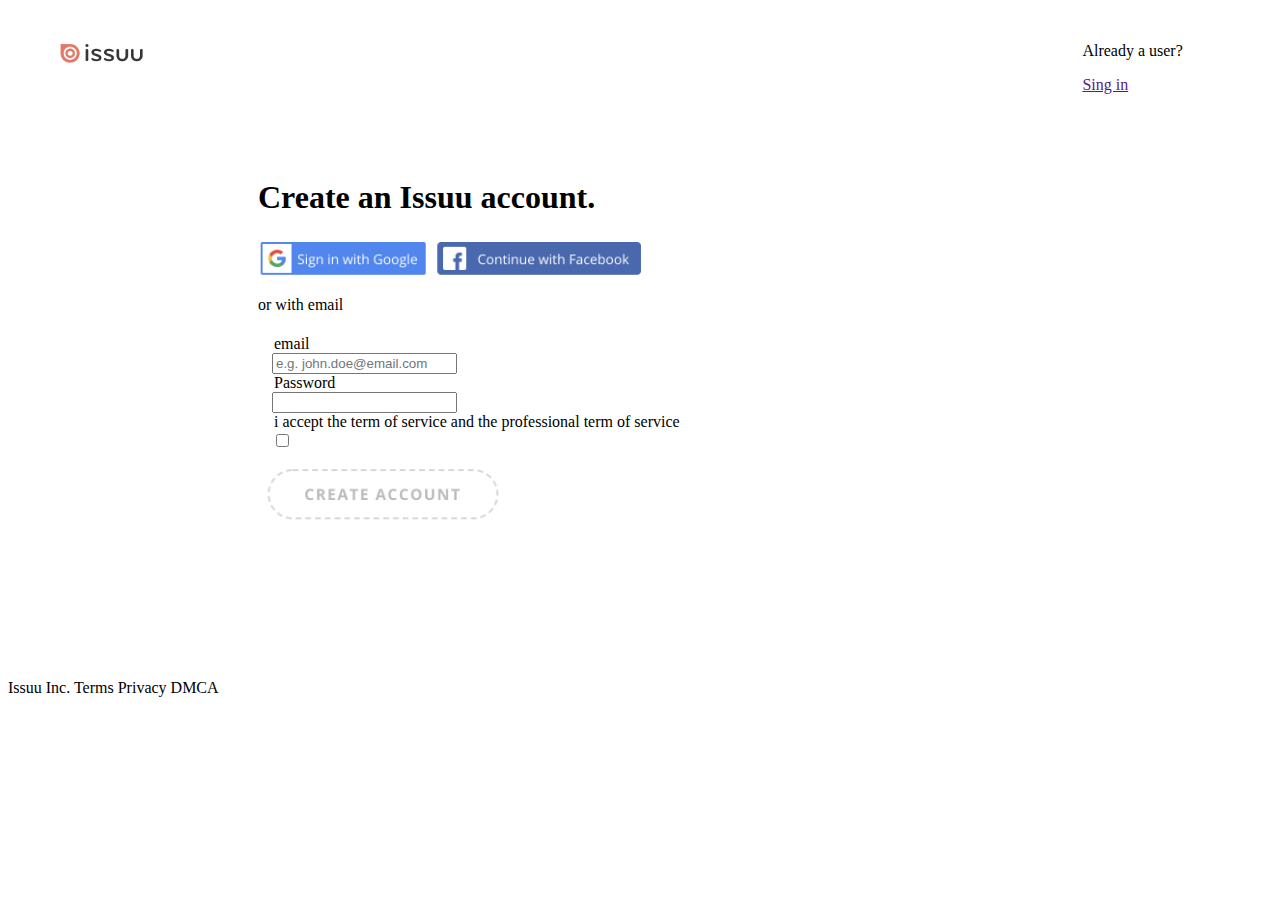
<file: Ejercicio 2 p1/index.html.html>
<!DOCTYPE html>
<html lang="en">
<head>
    <meta charset="UTF-8">
    <meta name="viewport" content="width=device-width, initial-scale=1.0">
    <link rel="stylesheet" href="styles.css" />
    <title>Ejercicio 2</title>
</head>
<body>
    <header class="header1">
        <div class="box">
            <img class="logo1" src="imagenes/Captura de pantalla 2024-02-21 142732.png" alt="issuu logo">
            <p class="login">Already a user?</p>
            <a class="login2" href="">Sing in</a>

        </div>
    </header>

    <main class="main1">
        <h1>Create an Issuu account.</h1>
        <div>
        <input type="image" src="imagenes/Captura de pantalla 2024-02-21 160340.png" alt="inicia seccion con google">
        <input type="image" src="imagenes/Captura de pantalla 2024-02-21 160410.png" alt="inicia seccion con facebook">
        </div>
        <p>or with email</p>
        <div>
            <form>
                <fieldset class="border">
                <label for="email">
                    <legend>email</legend>
                    <input name="email" type="email" placeholder="e.g. john.doe@email.com">
                </label>
                <label for="password">
                <legend>Password</legend>
                <input name="password" type="password">
            </label>
            <label for="terminos">
                <legend>i accept the term of service and the professional term of service</legend>
                <input name="terminos" type="checkbox">
            </label>
        </fieldset>
            </form>
            <input type="image" src="imagenes/enviar.png" alt="registrar">
        </div>
    </main>
    <footer>
        <span class="span">Issuu Inc.</span>
        <span> Terms</span>
        <span>Privacy</span>
        <span>DMCA</span>
    </footer>
</body>
</html>
</file>
<file: Ejercicio 3 MI TIENDA/styles.css>
img {
    max-width: 100%;
}

body {
    font-family: arial;
}

.t-galeria {
    display: flex;
    flex-wrap: wrap;
}

.t-galeria_item {
    width: calc(25% - 20px);
    margin: 49px;
}

.t-galeria_text {
    text-align: center;
}

.t-galeria_titulo {
    display: block;
    margin: 2px 0;
    font-synthesis-weight: normal;
    font-size: 16px;
}

.t-galeria_precio {
    font-weight: bold;
}

.t-header {
    text-align: center;
}

.t-header_titulo  {
    font-size: 3rem;
}

.t-header_titulo--flex{
    color: grey;
    font-size: 10%;
}

.t-header_derecha {
    display: flex;
    position: absolute;
    top: 32px;
    right: 18px;
    align-items: center;
}

.t-nav {
    position: absolute ;
    top: 32px;
    left: 18px;
    text-align: left;
}

.t-nav_list{
    display: list-item;
}

.t-nav_link {
    display: table;
    color: #000;
    text-decoration: none;
    font-size: 1.5rem;
    margin: 1rem;
}

.t-nav_link--activo{
    font-weight: bold;

}

.t-nav_genero{
    color:grey;
    text-decoration: none;
    font-size: 100%;
}

.t-nav_genero_activo{
    color: #000;
    font-weight: bold;
}

.t-nav_genero-container{
    margin-bottom: 1rem;
}

.t-buscador{
    position: relative;
}

.t-buscador_icono{
    width: 0.85rem;
    position: absolute;
    top: 50%;
    transform: translateY(-50%);
    left: 6px;
}

.t-buscador_input{
    border: 0;
    border-bottom: 2px solid;
    padding: 0.25rem 0.25rem 0.25rem 2rem;
}

.t-icono{
    width: 1rem;
}

.t-icono--spacio{
    margin: 0 10px;
}

.t-span{
    color: grey;
    display: flex;
    font-size: 25%;
    padding-left: 60%;
    justify-content: flex-end;
}
</file>
<file: Ejercicio 4 BMW/styles.css>
* {
    margin: 0;
    padding: 0;
    font-family: Arial, Helvetica, sans-serif;
}

a {
    color: white;
    text-decoration: white;
}

button {
    border-radius: 1px;
    background-color: rgb(0, 101, 177);
    width: 20%;
    padding: 1%;
    border-radius: 1px;
    border: 0;
    color: white;
    font-size: 15px;
    margin: 1% 0 1% 4%;
}



/* --------//BODY//--------- */

body {}

/* ---------//HEADER//---------- */

header {
    background-image: url(img/bmw-x-series-x1-sp-desktop.jpg);
    background-size: cover;
    background-position: top center;
}

/* ------//NAV//-------- */

nav {
    display: flex;
    justify-content: space-between;
    align-items: center;
    padding: 0 15%;
}

.b-nav__e {}

.b-nav__e1 {
    margin-left: -40px;
}

.b-nav__e2 {
    margin-left: -40px;
}

.b-nav__e3 {
    margin-left: -40px;
    margin-right: 250px;
}

.b-nav_icon {
    margin-right: -40px;
}

.b-nav_icon1 {
    margin-right: -40px;
}

.b-nav_icon2 {
    margin-right: -100px;
}

.b-nav_logob {
    display: flex;
    flex-direction: column;
    justify-content: center;
    align-items: center;
}

.b-nav_logo {
    display: flex;
    background-color: white;
    width: 99%;
    height: 0%;
    justify-content: center;
    align-items: center;
}

.b-nav__logo {
    padding: 10%;
}

.b-nav_span {
    padding: 5px;
    display: flex;
    align-items: center;
    margin-top: 2px;
    background-color: white;
}

.b-nav__span {
    background-color: white;
    margin-top: 0%;
    font-size: 7px;
}

.b-nav__titulo {
    margin-top: 26%;
    font-size: 19px;
    color: white;
    margin-left: 4%;
}

.b-nav__subtitulo {
    color: white;
    margin: 1% 0 1% 4%;
}

/* -------- //MAIN//--- */

.b-menu {
    padding: 0px 4% 0 14%;
}

.b-menu_ul {
    display: flex;
    justify-content: space-between;
    align-items: center;
    height: 80px;
}

.b-menu_li {
    font-weight: 700;
    list-style: none;
    font-size: 20px;
    color: grey;
}

/* --------//GALERIA//----- */

.b-galeria {
    display: flex;
    flex-wrap: wrap;
    margin: 0% 0% 0% 14%;
    justify-content: space-between;
}

.b-galeria_item {
    margin: 1%;
}

.galeria_text {}

.b-galeria_titulo {}

.b-articulos {
    display: flex;
    margin: 16% 0 10% 14%;
    flex-direction: row;
    flex-wrap: wrap
}

.b-articulos_item {
    width: 21%;
}

.b-articulos_img {
    margin: 3% 3%;
    width: 200px;
    height: 100px;
}
</file>
<file: Ejercicio 6 Barra de carga (opcional)/styles.css>
body{
    background-color: blue;
}

.barra-carga {
    margin: 10%;
    padding: 10px;
    width: 50%;
    height: 21px;
    background-color: #f2f2f2;
    border-radius: 5px;
    overflow: hidden;
}

.progreso {
    width: 0; 
    height: 100%;
    background-color: #007bff; 
    animation: aumentar-ancho 2s ease-in-out infinite alternate; 
}

@keyframes aumentar-ancho {
    0% { width: 0; } /* Anchura inicial */
    100% { width: 100%; } /* Anchura final */
}
</file>
<file: Ejercicio Nike/styles.css>
.b-galeria{
    display: flex;
    flex-wrap: wrap;
}

.b-galeria__item{
    width: calc(25% - -50px);
    margin: 10px;
}

.b-galeria__text{
    text-align: none;
}

.b-galeria__titulo{
    display: block;
    margin: 2px 0;
    font-synthesis-weight: normal;
    font-size: 16px;}

.b-galeria__subtitulo{
    color: grey;
}

.b-galeria__precio{
    font-weight: bold;
}

img{
    max-width: 100%;
}

body{
    font-family: Arial, Helvetica, sans-serif;
}
h3 {
    color: grey;
}
</file>
<file: Ejerciocio 2 p2/styles.css>
body{
    display: flex;
}

.logo {
    display: flex;
    width: 50%;
}

img{
    margin: auto;
    max-width: 50%;
    max-height: 43%;
   
}

.--flex{
    display: flex;
}

li{
    list-style-color: blue;
}

.formulario {
    width: 50%;
}

.--label{
    width: 90%;
    border-radius: 3px;
}


.lista1 {
    width: 50%;
}

.lista2 {
    width: 50%;
}

button {
    color: grey;
    border-radius: 3px;
    border-color: grey;
    background-color: white;
    width: 131px;
    height: 63px;
}

.check {
    width: 20px;
}

.checkText {
    align-items: center;
}

.finalText {
    margin-top: 35px;
}
</file>
<file: Ejercicio 2 p1/styles.css>
.box {
    width: 100%;
    height: 10%;
    background-color: white;
    
}
.logo1 {
    margin-left: 50px;
    margin-top: 30px;
}
.login {
    margin-left: 85%;
    margin-top: -30px;
}
.login2 {
    margin-top: 10px;
    margin-left: 85%;
}
.span {
    margin-bottom: 10px;
}

.main1 {
    width: 100%;
    height: 500px;
    padding-left: 250px;
}
.header1 {
    height: 150px;
    width: 100%;
}
.border {
    border: 0px;
}
</file>
